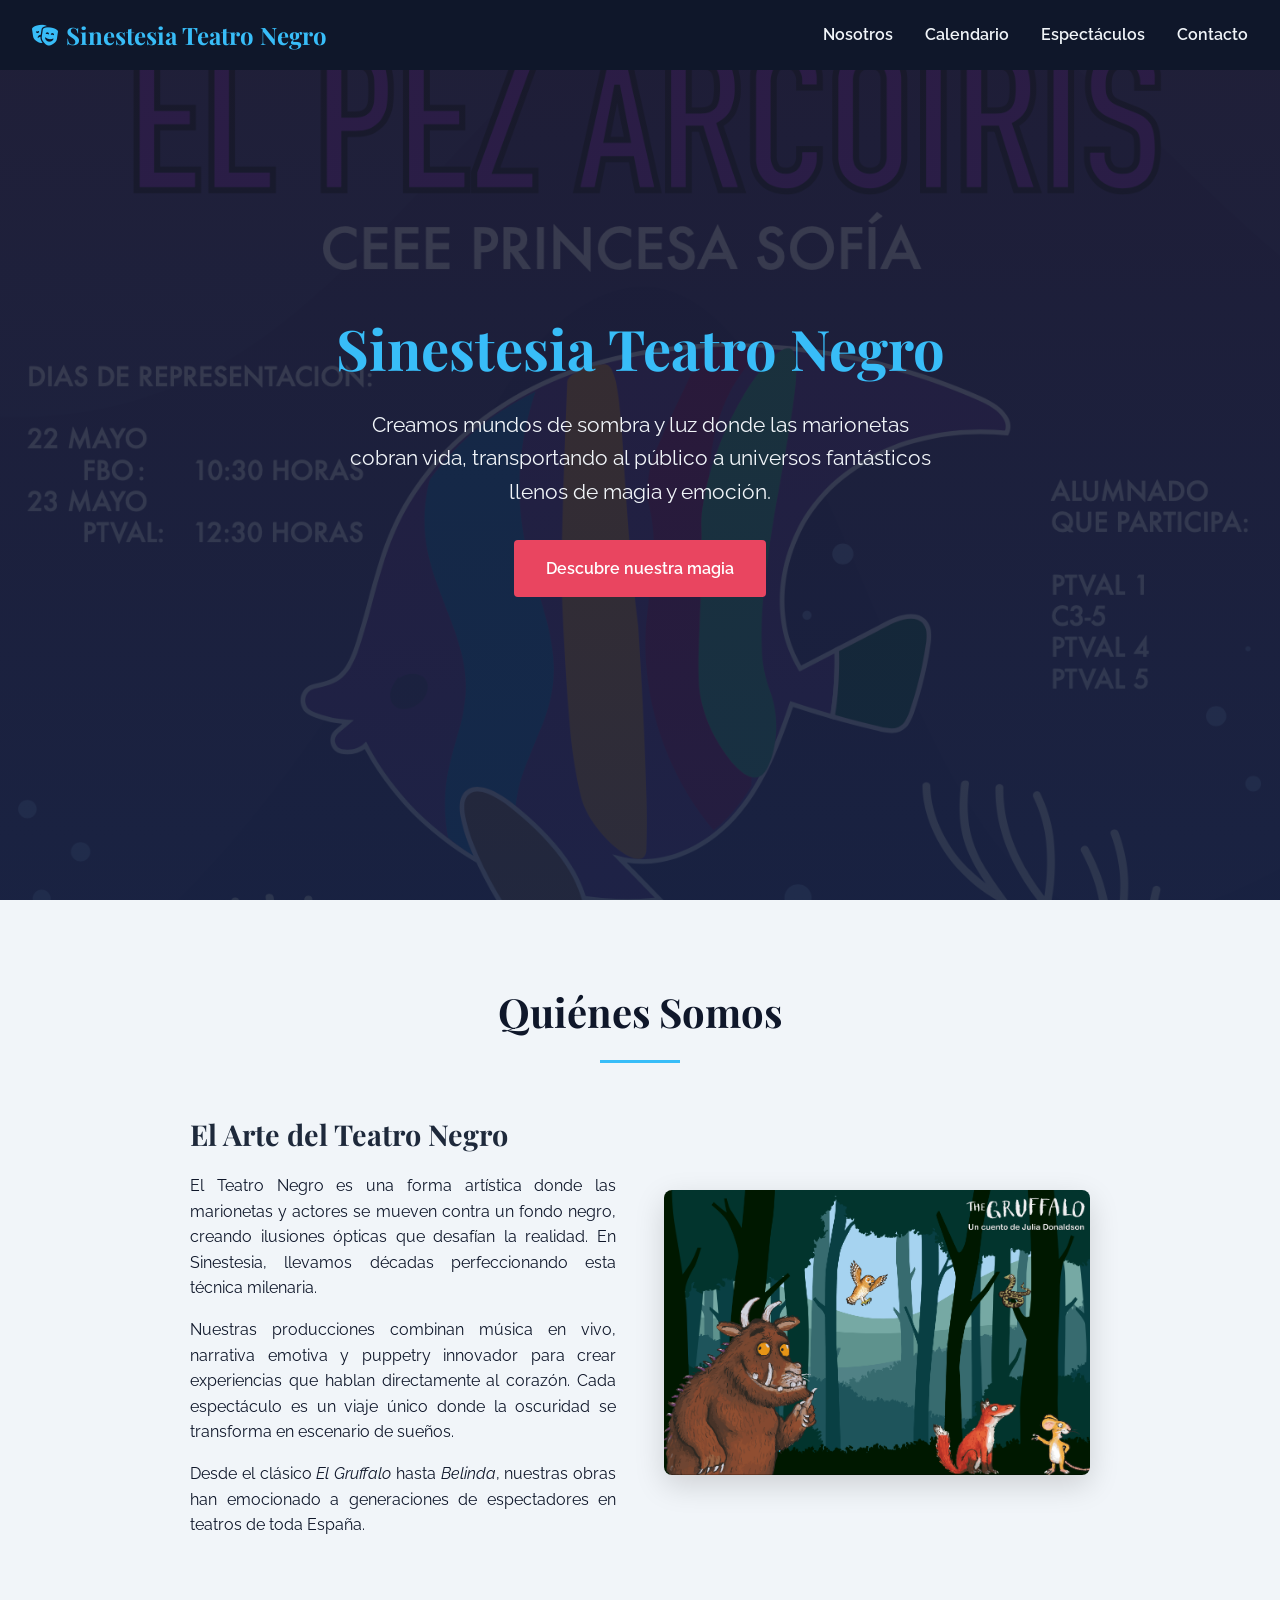
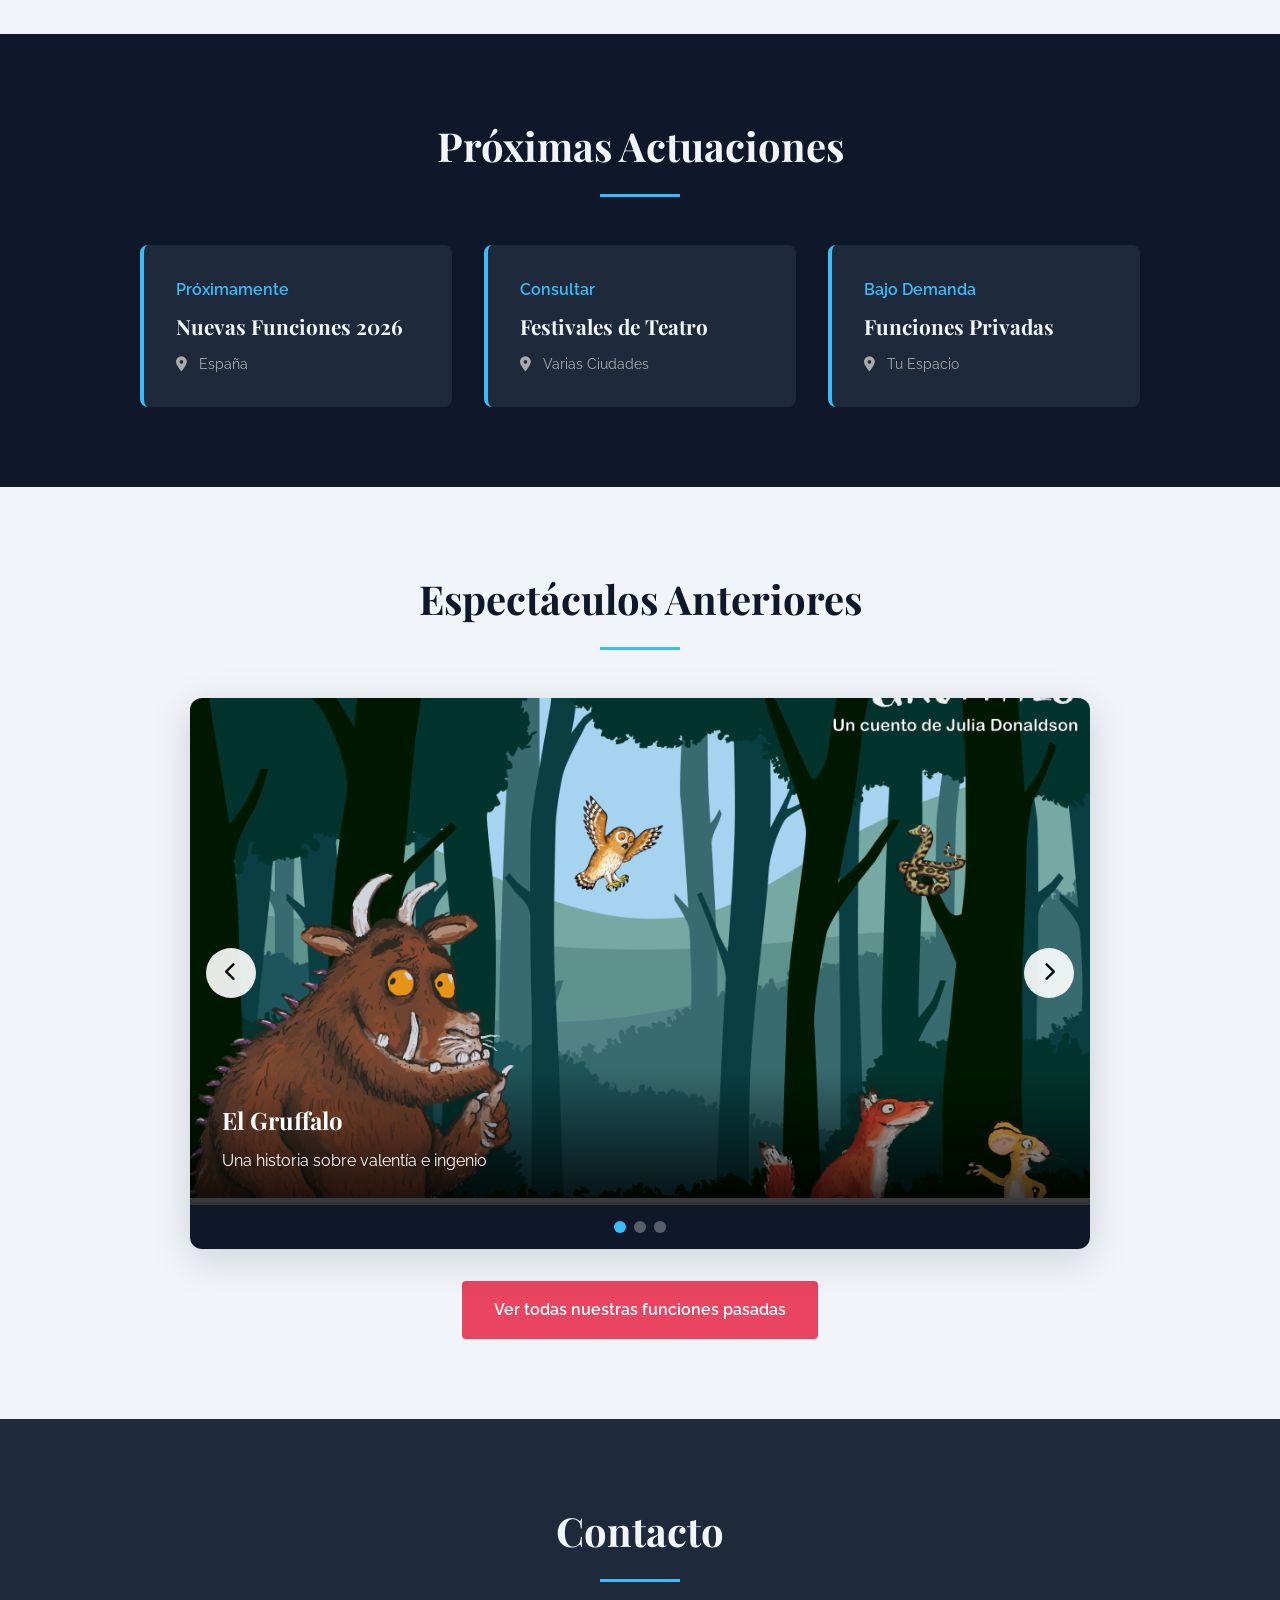
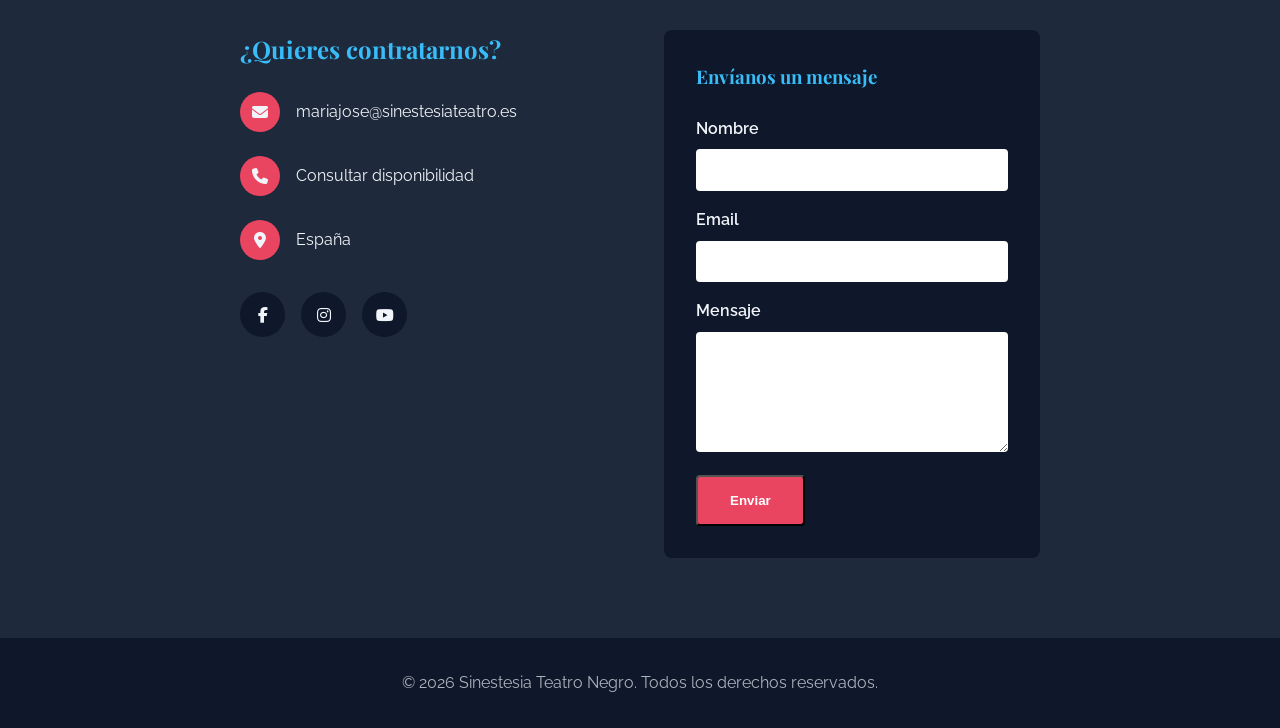
<file: index.html>
<!DOCTYPE html>
<html lang="es">
<head>
    <title>Sinestesia Teatro Negro</title>
    <meta charset="UTF-8">
    <meta name="viewport" content="width=device-width, initial-scale=1">
    <meta name="description" content="Sinestesia Teatro Negro - Teatro de sombras y marionetas para todas las edades">
    <meta name="keywords" content="Teatro Negro, Teatro Infantil, Marionetas, Sombras, Sinestesia">
    <link rel="stylesheet" href="css/estilo.css">
    <link rel="stylesheet" href="https://fonts.googleapis.com/css2?family=Playfair+Display:wght@400;700&family=Raleway:wght@300;400;600&display=swap">
    <link rel="stylesheet" href="https://cdnjs.cloudflare.com/ajax/libs/font-awesome/6.4.0/css/all.min.css">
    <style>
        :root {
            --primary: #0f172a;
            --secondary: #1e293b;
            --accent: #e94560;
            --gold: #38bdf8;
            --light: #f1f5f9;
        }
        
        * {
            margin: 0;
            padding: 0;
            box-sizing: border-box;
        }
        
        html {
            scroll-behavior: smooth;
        }
        
        body {
            font-family: 'Raleway', sans-serif;
            color: var(--primary);
            line-height: 1.6;
        }
        
        h1, h2, h3 {
            font-family: 'Playfair Display', serif;
        }
        
        .navbar {
            background: var(--primary);
            padding: 1rem 2rem;
            position: fixed;
            width: 100%;
            top: 0;
            z-index: 1000;
            display: flex;
            justify-content: space-between;
            align-items: center;
        }
        
        .logo {
            color: var(--gold);
            font-family: 'Playfair Display', serif;
            font-size: 1.5rem;
            font-weight: 700;
        }
        
        .logo-link {
            color: var(--gold);
            font-family: 'Playfair Display', serif;
            font-size: 1.5rem;
            font-weight: 700;
            text-decoration: none;
            display: flex;
            align-items: center;
            gap: 0.5rem;
            transition: color 0.3s;
        }
        
        .logo-link:hover {
            color: #e0b830;
        }
        
        .logo-link i {
            font-size: 1.3rem;
        }
        
        .nav-links {
            display: flex;
            gap: 2rem;
            list-style: none;
        }
        
        .nav-links a {
            color: var(--light);
            text-decoration: none;
            font-weight: 600;
            transition: color 0.3s;
        }
        
        .nav-links a:hover {
            color: var(--gold);
        }
        
        .hero {
            min-height: 100vh;
            background: linear-gradient(rgba(26, 26, 46, 0.85), rgba(22, 33, 62, 0.9)),
                        url('img/PEZARCO_24.png') center/cover;
            display: flex;
            flex-direction: column;
            justify-content: center;
            align-items: center;
            text-align: center;
            color: var(--light);
            padding: 2rem;
        }
        
        .hero h1 {
            font-size: 3.5rem;
            margin-bottom: 1rem;
            color: var(--gold);
        }
        
        .hero p {
            font-size: 1.3rem;
            max-width: 600px;
            margin-bottom: 2rem;
        }
        
        .btn {
            display: inline-block;
            padding: 1rem 2rem;
            background: var(--accent);
            color: white;
            text-decoration: none;
            border-radius: 4px;
            font-weight: 600;
            transition: transform 0.3s, box-shadow 0.3s;
        }
        
        .btn:hover {
            transform: translateY(-2px);
            box-shadow: 0 4px 15px rgba(233, 69, 96, 0.4);
        }
        
        .section {
            padding: 5rem 2rem;
        }
        
        .section-title {
            text-align: center;
            font-size: 2.5rem;
            margin-bottom: 3rem;
            color: var(--primary);
            position: relative;
        }
        
        .section-title::after {
            content: '';
            display: block;
            width: 80px;
            height: 3px;
            background: var(--gold);
            margin: 1rem auto 0;
        }
        
        #presentacion {
            background: var(--light);
        }
        
        .presentacion-content {
            max-width: 900px;
            margin: 0 auto;
            display: grid;
            grid-template-columns: 1fr 1fr;
            gap: 3rem;
            align-items: center;
        }
        
        .presentacion-text h3 {
            font-size: 1.8rem;
            margin-bottom: 1rem;
            color: var(--secondary);
        }
        
        .presentacion-text p {
            margin-bottom: 1rem;
            text-align: justify;
        }
        
        .presentacion-image {
            border-radius: 8px;
            overflow: hidden;
            box-shadow: 0 10px 30px rgba(0,0,0,0.15);
        }
        
        .presentacion-image img {
            width: 100%;
            height: auto;
            display: block;
        }
        
        #calendario {
            background: var(--primary);
            color: var(--light);
        }
        
        #calendario .section-title {
            color: var(--light);
        }
        
        .calendario-grid {
            max-width: 1000px;
            margin: 0 auto;
            display: grid;
            grid-template-columns: repeat(auto-fit, minmax(280px, 1fr));
            gap: 2rem;
        }
        
        .evento-card {
            background: var(--secondary);
            border-radius: 8px;
            padding: 2rem;
            border-left: 4px solid var(--gold);
            transition: transform 0.3s;
        }
        
        .evento-card:hover {
            transform: translateY(-5px);
        }
        
        .evento-fecha {
            color: var(--gold);
            font-weight: 600;
            margin-bottom: 0.5rem;
        }
        
        .evento-titulo {
            font-size: 1.3rem;
            margin-bottom: 0.5rem;
        }
        
        .evento-lugar {
            color: #aaa;
            font-size: 0.9rem;
        }
        
        .evento-lugar i {
            margin-right: 0.5rem;
        }
        
        #eventos {
            background: var(--light);
        }
        
        .carousel-container {
            max-width: 900px;
            margin: 0 auto;
            position: relative;
            overflow: hidden;
            border-radius: 12px;
            box-shadow: 0 10px 40px rgba(0,0,0,0.15);
        }
        
        .carousel {
            display: flex;
            transition: transform 0.5s ease;
        }
        
        .carousel-slide {
            min-width: 100%;
            position: relative;
        }
        
        .carousel-slide img {
            width: 100%;
            height: 500px;
            object-fit: cover;
        }
        
        .carousel-caption {
            position: absolute;
            bottom: 0;
            left: 0;
            right: 0;
            background: linear-gradient(transparent, rgba(0,0,0,0.8));
            color: white;
            padding: 2rem;
        }
        
        .carousel-caption h3 {
            font-size: 1.5rem;
            margin-bottom: 0.5rem;
        }
        
        .carousel-btn {
            position: absolute;
            top: 50%;
            transform: translateY(-50%);
            background: rgba(255,255,255,0.9);
            border: none;
            width: 50px;
            height: 50px;
            border-radius: 50%;
            cursor: pointer;
            font-size: 1.2rem;
            transition: background 0.3s;
        }
        
        .carousel-btn:hover {
            background: var(--gold);
        }
        
        .carousel-btn.prev { left: 1rem; }
        .carousel-btn.next { right: 1rem; }
        
        .carousel-dots {
            display: flex;
            justify-content: center;
            gap: 0.5rem;
            padding: 1rem;
            background: var(--primary);
        }
        
        .carousel-dot {
            width: 12px;
            height: 12px;
            border-radius: 50%;
            background: rgba(255,255,255,0.3);
            cursor: pointer;
            transition: background 0.3s;
        }
        
        .carousel-dot.active {
            background: var(--gold);
        }
        
        #contacto {
            background: var(--secondary);
            color: var(--light);
        }
        
        #contacto .section-title {
            color: var(--light);
        }
        
        .contacto-container {
            max-width: 800px;
            margin: 0 auto;
            display: grid;
            grid-template-columns: 1fr 1fr;
            gap: 3rem;
        }
        
        .contacto-info h3 {
            font-size: 1.5rem;
            margin-bottom: 1.5rem;
            color: var(--gold);
        }
        
        .contacto-item {
            display: flex;
            align-items: center;
            gap: 1rem;
            margin-bottom: 1.5rem;
        }
        
        .contacto-item i {
            width: 40px;
            height: 40px;
            background: var(--accent);
            border-radius: 50%;
            display: flex;
            align-items: center;
            justify-content: center;
        }
        
        .contacto-item a {
            color: var(--light);
            text-decoration: none;
        }
        
        .contacto-item a:hover {
            color: var(--gold);
        }
        
        .redes-sociales {
            display: flex;
            gap: 1rem;
            margin-top: 2rem;
        }
        
        .redes-sociales a {
            width: 45px;
            height: 45px;
            background: var(--primary);
            border-radius: 50%;
            display: flex;
            align-items: center;
            justify-content: center;
            color: var(--light);
            text-decoration: none;
            transition: background 0.3s, transform 0.3s;
        }
        
        .redes-sociales a:hover {
            background: var(--accent);
            transform: translateY(-3px);
        }
        
        .contacto-form {
            background: var(--primary);
            padding: 2rem;
            border-radius: 8px;
        }
        
        .contacto-form h3 {
            margin-bottom: 1.5rem;
            color: var(--gold);
        }
        
        .form-group {
            margin-bottom: 1rem;
        }
        
        .form-group label {
            display: block;
            margin-bottom: 0.5rem;
            font-weight: 600;
        }
        
        .form-group input,
        .form-group textarea {
            width: 100%;
            padding: 0.8rem;
            border: none;
            border-radius: 4px;
            font-family: inherit;
        }
        
        .form-group textarea {
            resize: vertical;
            min-height: 120px;
        }
        
        footer {
            background: var(--primary);
            color: var(--light);
            text-align: center;
            padding: 2rem;
        }
        
        footer p {
            opacity: 0.7;
        }
        
        .menu-toggle {
            display: none;
            background: none;
            border: none;
            color: var(--light);
            font-size: 1.5rem;
            cursor: pointer;
        }
        
        @media (max-width: 768px) {
            .menu-toggle {
                display: block;
            }
            
            .nav-links {
                display: none;
                position: absolute;
                top: 100%;
                left: 0;
                right: 0;
                background: var(--primary);
                flex-direction: column;
                padding: 1rem;
                gap: 1rem;
            }
            
            .nav-links.active {
                display: flex;
            }
            
            .hero h1 {
                font-size: 2.2rem;
            }
            
            .presentacion-content {
                grid-template-columns: 1fr;
            }
            
            .contacto-container {
                grid-template-columns: 1fr;
            }
            
            .carousel-slide img {
                height: 300px;
            }
        }
    </style>
</head>
<body>
    <nav class="navbar">
        <a href="index.html" class="logo-link">
            <i class="fas fa-theater-masks"></i>
            Sinestesia Teatro Negro
        </a>
        <button class="menu-toggle" onclick="toggleMenu()">
            <i class="fas fa-bars"></i>
        </button>
        <ul class="nav-links">
            <li><a href="#presentacion">Nosotros</a></li>
            <li><a href="#calendario">Calendario</a></li>
            <li><a href="#eventos">Espectáculos</a></li>
            <li><a href="#contacto">Contacto</a></li>
        </ul>
    </nav>

    <section class="hero">
        <h1>Sinestesia Teatro Negro</h1>
        <p>Creamos mundos de sombra y luz donde las marionetas cobran vida, 
           transportando al público a universos fantásticos llenos de magia y emoción.</p>
        <a href="#presentacion" class="btn">Descubre nuestra magia</a>
    </section>

    <section id="presentacion" class="section">
        <h2 class="section-title">Quiénes Somos</h2>
        <div class="presentacion-content">
            <div class="presentacion-text">
                <h3>El Arte del Teatro Negro</h3>
                <p>El Teatro Negro es una forma artística donde las marionetas y actores se mueven contra un fondo negro, 
                   creando ilusiones ópticas que desafían la realidad. En Sinestesia, llevamos décadas perfeccionando 
                   esta técnica milenaria.</p>
                <p>Nuestras producciones combinan música en vivo, narrativa emotiva y puppetry innovador para crear 
                   experiencias que hablan directamente al corazón. Cada espectáculo es un viaje único donde la oscuridad 
                   se transforma en escenario de sueños.</p>
                <p>Desde el clásico <em>El Gruffalo</em> hasta <em>Belinda</em>, nuestras obras han emocionado a 
                   generaciones de espectadores en teatros de toda España.</p>
            </div>
            <div class="presentacion-image">
                <img src="img/gruffalo.png" alt="Teatro de sombras">
            </div>
        </div>
    </section>

    <section id="calendario" class="section">
        <h2 class="section-title">Próximas Actuaciones</h2>
        <div class="calendario-grid">
            <div class="evento-card">
                <div class="evento-fecha">Próximamente</div>
                <h3 class="evento-titulo">Nuevas Funciones 2026</h3>
                <p class="evento-lugar">
                    <i class="fas fa-map-marker-alt"></i>
                    España
                </p>
            </div>
            <div class="evento-card">
                <div class="evento-fecha">Consultar</div>
                <h3 class="evento-titulo">Festivales de Teatro</h3>
                <p class="evento-lugar">
                    <i class="fas fa-map-marker-alt"></i>
                    Varias Ciudades
                </p>
            </div>
            <div class="evento-card">
                <div class="evento-fecha">Bajo Demanda</div>
                <h3 class="evento-titulo">Funciones Privadas</h3>
                <p class="evento-lugar">
                    <i class="fas fa-map-marker-alt"></i>
                    Tu Espacio
                </p>
            </div>
        </div>
    </section>

    <section id="eventos" class="section">
        <h2 class="section-title">Espectáculos Anteriores</h2>
        <div class="carousel-container">
            <div class="carousel" id="carousel">
                <div class="carousel-slide">
                    <img src="img/gruffalo.png" alt="El Gruffalo">
                    <div class="carousel-caption">
                        <h3>El Gruffalo</h3>
                        <p>Una historia sobre valentía e ingenio</p>
                    </div>
                </div>
                <div class="carousel-slide">
                    <img src="img/belinda.jpg" alt="Belinda">
                    <div class="carousel-caption">
                        <h3>Belinda</h3>
                        <p>Magia y fantasía para toda la familia</p>
                    </div>
                </div>
                <div class="carousel-slide">
                    <img src="img/PEZARCO_24.png" alt="Pez Arcoíris">
                    <div class="carousel-caption">
                        <h3>Pez Arcoíris</h3>
                        <p>Un viaje de colores y emociones</p>
                    </div>
                </div>
            </div>
            <button class="carousel-btn prev" onclick="moveCarousel(-1)">
                <i class="fas fa-chevron-left"></i>
            </button>
            <button class="carousel-btn next" onclick="moveCarousel(1)">
                <i class="fas fa-chevron-right"></i>
            </button>
            <div class="carousel-dots" id="carouselDots"></div>
        </div>
        <div style="text-align: center; margin-top: 2rem;">
            <a href="last.html" class="btn">Ver todas nuestras funciones pasadas</a>
        </div>
    </section>

    <section id="contacto" class="section">
        <h2 class="section-title">Contacto</h2>
        <div class="contacto-container">
            <div class="contacto-info">
                <h3>¿Quieres contratarnos?</h3>
                <div class="contacto-item">
                    <i class="fas fa-envelope"></i>
                    <a href="mailto:mariajose@sinestesiateatro.es">mariajose@sinestesiateatro.es</a>
                </div>
                <div class="contacto-item">
                    <i class="fas fa-phone"></i>
                    <span>Consultar disponibilidad</span>
                </div>
                <div class="contacto-item">
                    <i class="fas fa-map-marker-alt"></i>
                    <span>España</span>
                </div>
                <div class="redes-sociales">
                    <a href="#" title="Facebook"><i class="fab fa-facebook-f"></i></a>
                    <a href="#" title="Instagram"><i class="fab fa-instagram"></i></a>
                    <a href="#" title="YouTube"><i class="fab fa-youtube"></i></a>
                </div>
            </div>
            <div class="contacto-form">
                <h3>Envíanos un mensaje</h3>
                <form action="https://formsubmit.co/mariajose@sinestesiateatro.es" method="POST">
                    <input type="hidden" name="_subject" value="Nuevo mensaje de Sinestesia Teatro">
                    <input type="hidden" name="_captcha" value="false">
                    <input type="hidden" name="_template" value="table">
                    <div class="form-group">
                        <label for="nombre">Nombre</label>
                        <input type="text" id="nombre" name="nombre" required>
                    </div>
                    <div class="form-group">
                        <label for="email">Email</label>
                        <input type="email" id="email" name="email" required>
                    </div>
                    <div class="form-group">
                        <label for="mensaje">Mensaje</label>
                        <textarea id="mensaje" name="mensaje" required></textarea>
                    </div>
                    <button type="submit" class="btn">Enviar</button>
                </form>
            </div>
        </div>
    </section>

    <footer>
        <p>&copy; 2026 Sinestesia Teatro Negro. Todos los derechos reservados.</p>
    </footer>

    <script src="js/main.js"></script>
</body>
</html>
</file>
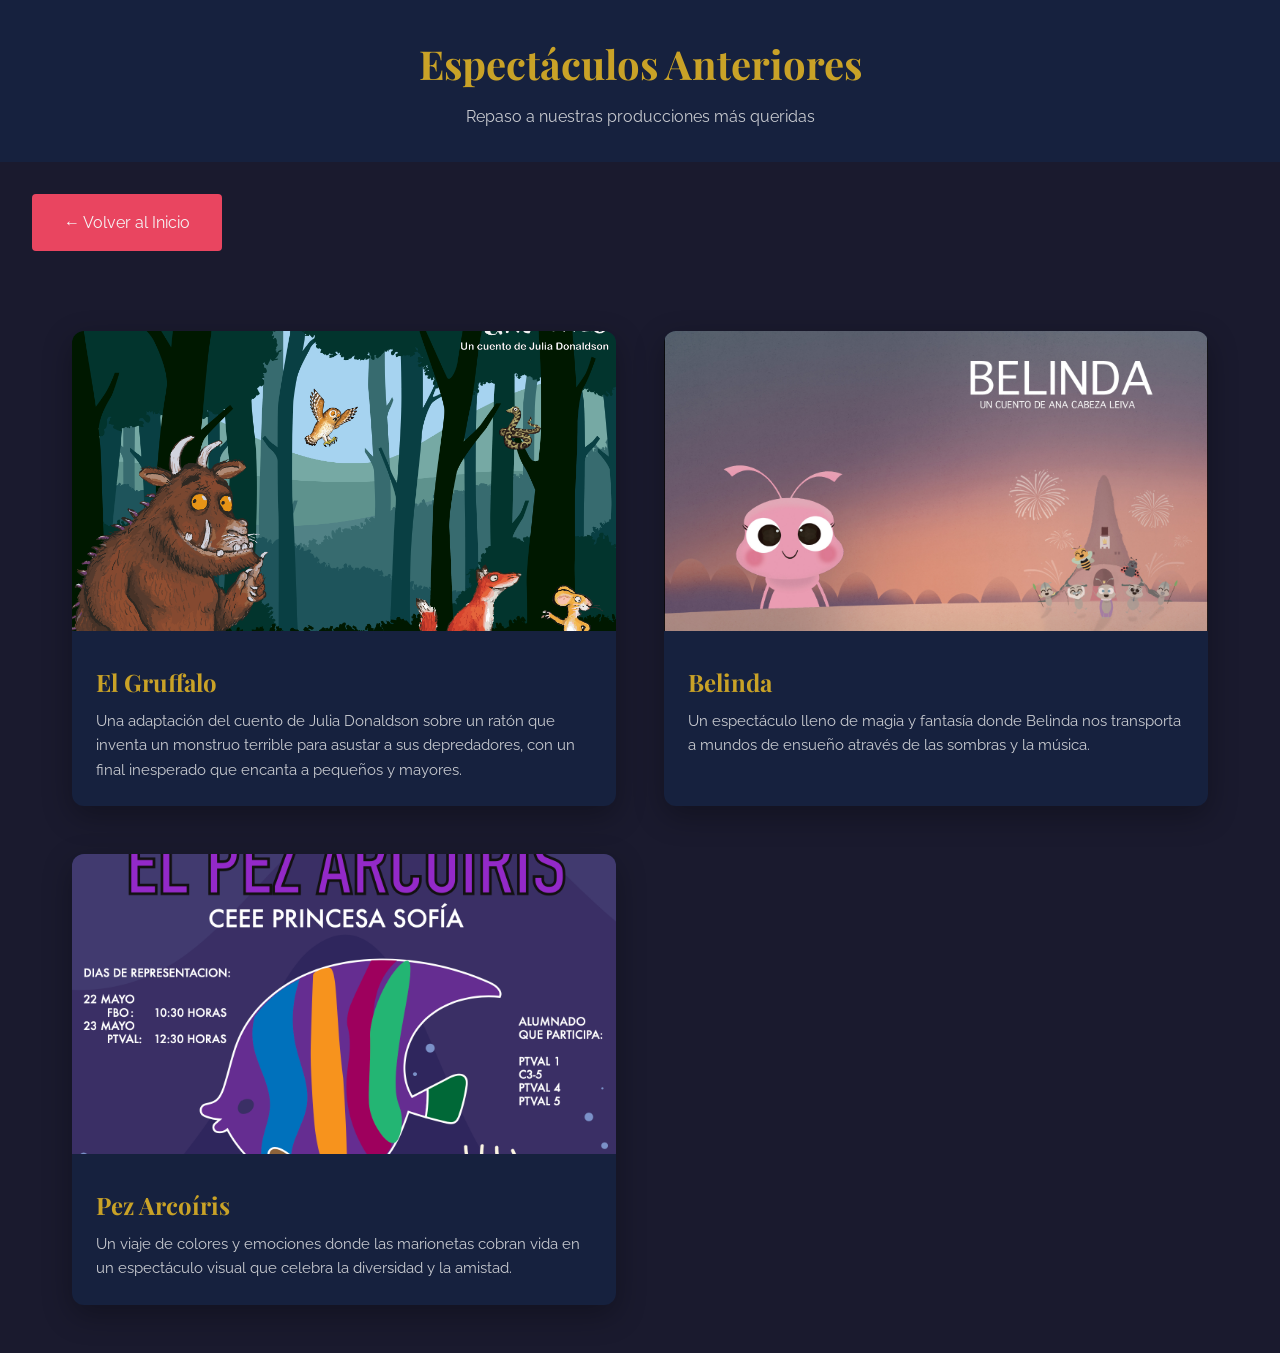
<file: last.html>
<!DOCTYPE html>
<html lang="es">
<head>
    <title>Espectáculos Anteriores - Sinestesia Teatro Negro</title>
    <meta charset="UTF-8">
    <meta name="viewport" content="width=device-width, initial-scale=1">
    <meta name="description" content="Espectáculos anteriores de Sinestesia Teatro Negro">
    <link rel="stylesheet" href="css/estilo.css">
    <link rel="stylesheet" href="https://fonts.googleapis.com/css2?family=Playfair+Display:wght@400;700&family=Raleway:wght@300;400;600&display=swap">
    <style>
        :root {
            --primary: #1a1a2e;
            --secondary: #16213e;
            --accent: #e94560;
            --gold: #c9a227;
            --light: #f5f5f5;
        }
        
        * {
            margin: 0;
            padding: 0;
            box-sizing: border-box;
        }
        
        body {
            font-family: 'Raleway', sans-serif;
            background: var(--primary);
            color: var(--light);
            min-height: 100vh;
        }
        
        .header {
            background: var(--secondary);
            padding: 2rem;
            text-align: center;
        }
        
        .header h1 {
            font-family: 'Playfair Display', serif;
            color: var(--gold);
            font-size: 2.5rem;
            margin-bottom: 0.5rem;
        }
        
        .header p {
            opacity: 0.8;
        }
        
        .gallery {
            max-width: 1200px;
            margin: 3rem auto;
            padding: 0 2rem;
            display: grid;
            grid-template-columns: repeat(auto-fit, minmax(350px, 1fr));
            gap: 3rem;
        }
        
        .gallery-item {
            background: var(--secondary);
            border-radius: 12px;
            overflow: hidden;
            box-shadow: 0 10px 30px rgba(0,0,0,0.3);
            transition: transform 0.3s;
        }
        
        .gallery-item:hover {
            transform: translateY(-10px);
        }
        
        .gallery-item img {
            width: 100%;
            height: 300px;
            object-fit: cover;
        }
        
        .gallery-item .info {
            padding: 1.5rem;
        }
        
        .gallery-item h3 {
            font-family: 'Playfair Display', serif;
            color: var(--gold);
            font-size: 1.5rem;
            margin-bottom: 0.5rem;
        }
        
        .gallery-item p {
            opacity: 0.8;
            font-size: 0.95rem;
        }
        
        .back-link {
            display: inline-flex;
            align-items: center;
            gap: 0.5rem;
            color: var(--light);
            text-decoration: none;
            padding: 1rem 2rem;
            margin: 2rem;
            background: var(--accent);
            border-radius: 4px;
            transition: background 0.3s;
        }
        
        .back-link:hover {
            background: #d63850;
        }
    </style>
</head>
<body>
    <header class="header">
        <h1>Espectáculos Anteriores</h1>
        <p>Repaso a nuestras producciones más queridas</p>
    </header>
    
    <a href="index.html" class="back-link">
        ← Volver al Inicio
    </a>
    
    <div class="gallery">
        <div class="gallery-item">
            <img src="img/gruffalo.png" alt="El Gruffalo">
            <div class="info">
                <h3>El Gruffalo</h3>
                <p>Una adaptación del cuento de Julia Donaldson sobre un ratón que inventa un monstruo terrible para asustar a sus depredadores, con un final inesperado que encanta a pequeños y mayores.</p>
            </div>
        </div>
        
        <div class="gallery-item">
            <img src="img/belinda.jpg" alt="Belinda">
            <div class="info">
                <h3>Belinda</h3>
                <p>Un espectáculo lleno de magia y fantasía donde Belinda nos transporta a mundos de ensueño através de las sombras y la música.</p>
            </div>
        </div>
        
        <div class="gallery-item">
            <img src="img/PEZARCO_24.png" alt="Pez Arcoíris">
            <div class="info">
                <h3>Pez Arcoíris</h3>
                <p>Un viaje de colores y emociones donde las marionetas cobran vida en un espectáculo visual que celebra la diversidad y la amistad.</p>
            </div>
        </div>
    </div>
</body>
</html>
</file>
<file: css/estilo.css>
:root {
    --primary: #1a1a2e;
    --secondary: #16213e;
    --accent: #e94560;
    --gold: #c9a227;
    --light: #f5f5f5;
}

* {
    margin: 0;
    padding: 0;
    box-sizing: border-box;
}

html {
    scroll-behavior: smooth;
}

body {
    font-family: 'Raleway', sans-serif;
    color: var(--primary);
    line-height: 1.6;
}

h1, h2, h3 {
    font-family: 'Playfair Display', serif;
}

.navbar {
    background: var(--primary);
    padding: 1rem 2rem;
    position: fixed;
    width: 100%;
    top: 0;
    z-index: 1000;
    display: flex;
    justify-content: space-between;
    align-items: center;
}

.logo {
    color: var(--gold);
    font-family: 'Playfair Display', serif;
    font-size: 1.5rem;
    font-weight: 700;
}

.nav-links {
    display: flex;
    gap: 2rem;
    list-style: none;
}

.nav-links a {
    color: var(--light);
    text-decoration: none;
    font-weight: 600;
    transition: color 0.3s;
}

.nav-links a:hover {
    color: var(--gold);
}

.hero {
    min-height: 100vh;
    background: linear-gradient(rgba(26, 26, 46, 0.85), rgba(22, 33, 62, 0.9)),
                url('../img/PEZARCO_24.png') center/cover;
    display: flex;
    flex-direction: column;
    justify-content: center;
    align-items: center;
    text-align: center;
    color: var(--light);
    padding: 2rem;
}

.hero h1 {
    font-size: 3.5rem;
    margin-bottom: 1rem;
    color: var(--gold);
}

.hero p {
    font-size: 1.3rem;
    max-width: 600px;
    margin-bottom: 2rem;
}

.btn {
    display: inline-block;
    padding: 1rem 2rem;
    background: var(--accent);
    color: white;
    text-decoration: none;
    border-radius: 4px;
    font-weight: 600;
    transition: transform 0.3s, box-shadow 0.3s;
}

.btn:hover {
    transform: translateY(-2px);
    box-shadow: 0 4px 15px rgba(233, 69, 96, 0.4);
}

.section {
    padding: 5rem 2rem;
}

.section-title {
    text-align: center;
    font-size: 2.5rem;
    margin-bottom: 3rem;
    color: var(--primary);
    position: relative;
}

.section-title::after {
    content: '';
    display: block;
    width: 80px;
    height: 3px;
    background: var(--gold);
    margin: 1rem auto 0;
}

#presentacion {
    background: var(--light);
}

.presentacion-content {
    max-width: 900px;
    margin: 0 auto;
    display: grid;
    grid-template-columns: 1fr 1fr;
    gap: 3rem;
    align-items: center;
}

.presentacion-text h3 {
    font-size: 1.8rem;
    margin-bottom: 1rem;
    color: var(--secondary);
}

.presentacion-text p {
    margin-bottom: 1rem;
    text-align: justify;
}

.presentacion-image {
    border-radius: 8px;
    overflow: hidden;
    box-shadow: 0 10px 30px rgba(0,0,0,0.15);
}

.presentacion-image img {
    width: 100%;
    height: auto;
    display: block;
}

#calendario {
    background: var(--primary);
    color: var(--light);
}

#calendario .section-title {
    color: var(--light);
}

.calendario-grid {
    max-width: 1000px;
    margin: 0 auto;
    display: grid;
    grid-template-columns: repeat(auto-fit, minmax(280px, 1fr));
    gap: 2rem;
}

.evento-card {
    background: var(--secondary);
    border-radius: 8px;
    padding: 2rem;
    border-left: 4px solid var(--gold);
    transition: transform 0.3s;
}

.evento-card:hover {
    transform: translateY(-5px);
}

.evento-fecha {
    color: var(--gold);
    font-weight: 600;
    margin-bottom: 0.5rem;
}

.evento-titulo {
    font-size: 1.3rem;
    margin-bottom: 0.5rem;
}

.evento-lugar {
    color: #aaa;
    font-size: 0.9rem;
}

.evento-lugar i {
    margin-right: 0.5rem;
}

#eventos {
    background: var(--light);
}

.carousel-container {
    max-width: 900px;
    margin: 0 auto;
    position: relative;
    overflow: hidden;
    border-radius: 12px;
    box-shadow: 0 10px 40px rgba(0,0,0,0.15);
}

.carousel {
    display: flex;
    transition: transform 0.5s ease;
}

.carousel-slide {
    min-width: 100%;
    position: relative;
}

.carousel-slide img {
    width: 100%;
    height: 500px;
    object-fit: cover;
}

.carousel-caption {
    position: absolute;
    bottom: 0;
    left: 0;
    right: 0;
    background: linear-gradient(transparent, rgba(0,0,0,0.8));
    color: white;
    padding: 2rem;
}

.carousel-caption h3 {
    font-size: 1.5rem;
    margin-bottom: 0.5rem;
}

.carousel-btn {
    position: absolute;
    top: 50%;
    transform: translateY(-50%);
    background: rgba(255,255,255,0.9);
    border: none;
    width: 50px;
    height: 50px;
    border-radius: 50%;
    cursor: pointer;
    font-size: 1.2rem;
    transition: background 0.3s;
}

.carousel-btn:hover {
    background: var(--gold);
}

.carousel-btn.prev { left: 1rem; }
.carousel-btn.next { right: 1rem; }

.carousel-dots {
    display: flex;
    justify-content: center;
    gap: 0.5rem;
    padding: 1rem;
    background: var(--primary);
}

.carousel-dot {
    width: 12px;
    height: 12px;
    border-radius: 50%;
    background: rgba(255,255,255,0.3);
    cursor: pointer;
    transition: background 0.3s;
}

.carousel-dot.active {
    background: var(--gold);
}

#contacto {
    background: var(--secondary);
    color: var(--light);
}

#contacto .section-title {
    color: var(--light);
}

.contacto-container {
    max-width: 800px;
    margin: 0 auto;
    display: grid;
    grid-template-columns: 1fr 1fr;
    gap: 3rem;
}

.contacto-info h3 {
    font-size: 1.5rem;
    margin-bottom: 1.5rem;
    color: var(--gold);
}

.contacto-item {
    display: flex;
    align-items: center;
    gap: 1rem;
    margin-bottom: 1.5rem;
}

.contacto-item i {
    width: 40px;
    height: 40px;
    background: var(--accent);
    border-radius: 50%;
    display: flex;
    align-items: center;
    justify-content: center;
}

.contacto-item a {
    color: var(--light);
    text-decoration: none;
}

.contacto-item a:hover {
    color: var(--gold);
}

.redes-sociales {
    display: flex;
    gap: 1rem;
    margin-top: 2rem;
}

.redes-sociales a {
    width: 45px;
    height: 45px;
    background: var(--primary);
    border-radius: 50%;
    display: flex;
    align-items: center;
    justify-content: center;
    color: var(--light);
    text-decoration: none;
    transition: background 0.3s, transform 0.3s;
}

.redes-sociales a:hover {
    background: var(--accent);
    transform: translateY(-3px);
}

.contacto-form {
    background: var(--primary);
    padding: 2rem;
    border-radius: 8px;
}

.contacto-form h3 {
    margin-bottom: 1.5rem;
    color: var(--gold);
}

.form-group {
    margin-bottom: 1rem;
}

.form-group label {
    display: block;
    margin-bottom: 0.5rem;
    font-weight: 600;
}

.form-group input,
.form-group textarea {
    width: 100%;
    padding: 0.8rem;
    border: none;
    border-radius: 4px;
    font-family: inherit;
}

.form-group textarea {
    resize: vertical;
    min-height: 120px;
}

footer {
    background: var(--primary);
    color: var(--light);
    text-align: center;
    padding: 2rem;
}

footer p {
    opacity: 0.7;
}

.menu-toggle {
    display: none;
    background: none;
    border: none;
    color: var(--light);
    font-size: 1.5rem;
    cursor: pointer;
}

@media (max-width: 768px) {
    .menu-toggle {
        display: block;
    }
    
    .nav-links {
        display: none;
        position: absolute;
        top: 100%;
        left: 0;
        right: 0;
        background: var(--primary);
        flex-direction: column;
        padding: 1rem;
        gap: 1rem;
    }
    
    .nav-links.active {
        display: flex;
    }
    
    .hero h1 {
        font-size: 2.2rem;
    }
    
    .presentacion-content {
        grid-template-columns: 1fr;
    }
    
    .contacto-container {
        grid-template-columns: 1fr;
    }
    
    .carousel-slide img {
        height: 300px;
    }
}
</file>
